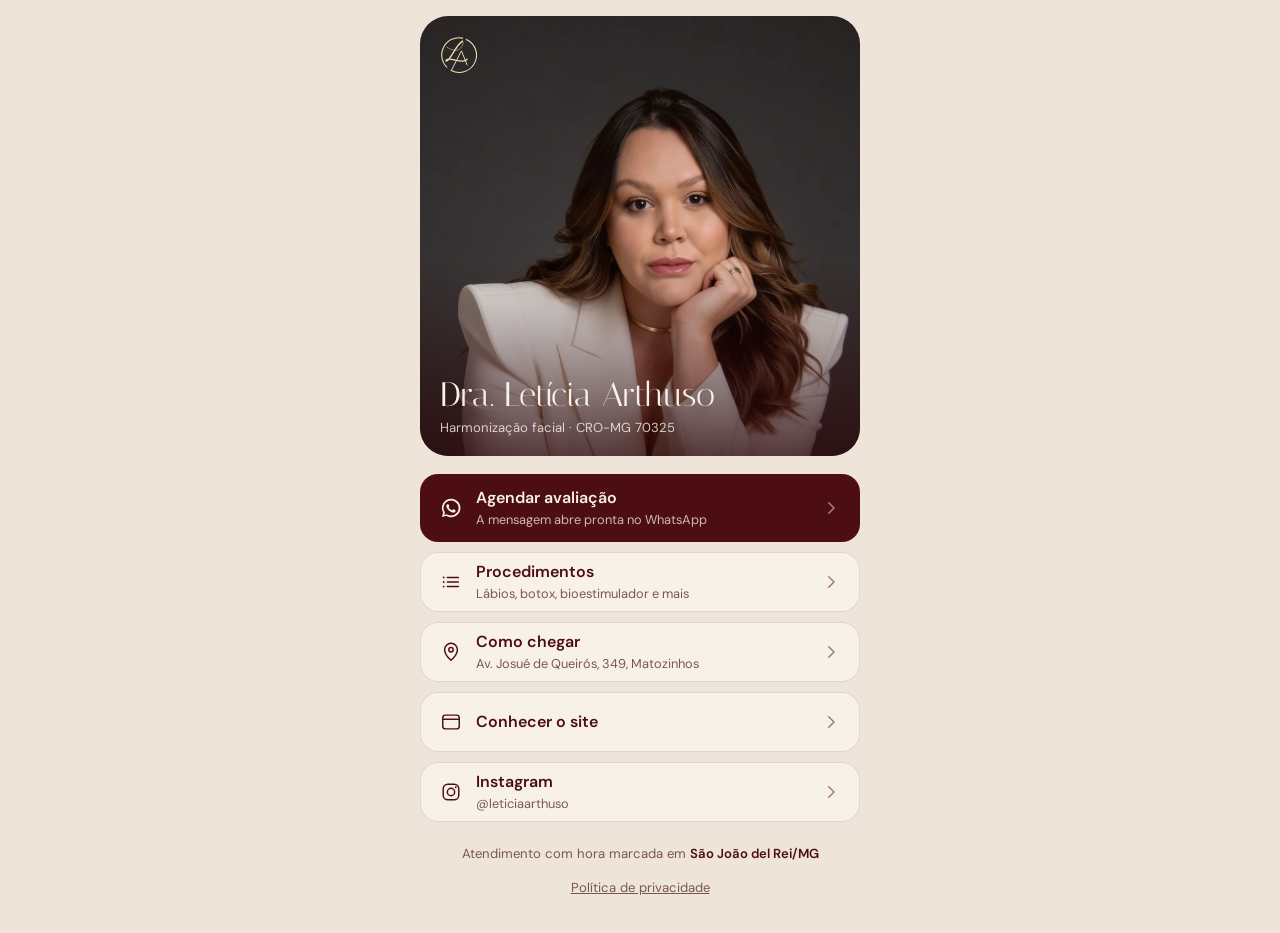
<file: links/index.html>
<!doctype html>
<html lang="pt-BR">
<head>
<meta charset="utf-8">
<meta name="viewport" content="width=device-width, initial-scale=1, viewport-fit=cover">
<title>Dra. Letícia Arthuso | Links</title>
<meta name="description" content="Agende sua avaliação de harmonização facial com a Dra. Letícia Arthuso em São João del Rei/MG. CRO-MG 70325.">
<link rel="canonical" href="https://leticiaarthuso.com.br/links/">
<meta property="og:type" content="website">
<meta property="og:locale" content="pt_BR">
<meta property="og:site_name" content="Dra. Letícia Arthuso">
<meta property="og:url" content="https://leticiaarthuso.com.br/links/">
<meta property="og:title" content="Dra. Letícia Arthuso | Links">
<meta property="og:description" content="Agende sua avaliação de harmonização facial com a Dra. Letícia Arthuso em São João del Rei/MG. CRO-MG 70325.">
<meta property="og:image" content="https://leticiaarthuso.com.br/assets/fotos/og.jpg">
<meta property="og:image:width" content="1200">
<meta property="og:image:height" content="630">
<meta property="og:image:alt" content="Dra. Letícia Arthuso, harmonização facial em São João del Rei/MG">
<meta name="twitter:card" content="summary_large_image">
<meta name="theme-color" content="#EEE4DA">
<link rel="icon" href="../favicon.ico" sizes="48x48">
<link rel="icon" href="../assets/marca/favicon.svg" type="image/svg+xml">
<link rel="apple-touch-icon" href="../apple-touch-icon.png">
<link rel="preconnect" href="https://fonts.googleapis.com">
<link rel="preconnect" href="https://fonts.gstatic.com" crossorigin>
<link href="https://fonts.googleapis.com/css2?family=Italiana&family=DM+Sans:opsz,wght@9..40,400;9..40,500;9..40,600&display=swap" rel="stylesheet">
<style>
/* Página de links da bio do Instagram. Tudo aqui, sem depender do styles.css do site. */
:root{--creme:#EEE4DA;--claro:#F7F1EA;--areia:#D8C4AC;--bordo:#4D0E13;--texto:#3A1416;--apagado:#7A5752;--ouro:#9A6E2B;
  --titulo:"Italiana",Georgia,serif;--corpo:"DM Sans",system-ui,sans-serif}
*{box-sizing:border-box;margin:0}
html{background:var(--creme)}
body{min-height:100svh;background:var(--creme);color:var(--texto);font:400 1rem/1.5 var(--corpo);-webkit-font-smoothing:antialiased;display:flex;justify-content:center;padding:0 16px max(28px,env(safe-area-inset-bottom))}
main{width:100%;max-width:440px}
.topo{position:relative;margin:16px 0 0;border-radius:28px;overflow:hidden;aspect-ratio:1/1;background:var(--bordo)}
.topo img{display:block;width:100%;height:100%;object-fit:cover}
.topo::after{content:"";position:absolute;inset:55% 0 0;background:linear-gradient(rgba(42,7,9,0),rgba(42,7,9,.78))}
.topo .logo{position:absolute;z-index:1;top:16px;left:16px;width:46px;height:46px;color:#F1DDB0;--peso:2.4}
.topo h1{position:absolute;z-index:1;left:20px;right:20px;bottom:44px;font:400 2.1rem/1 var(--titulo);color:var(--claro)}
.topo p{position:absolute;z-index:1;left:20px;right:20px;bottom:18px;font-size:.82rem;color:rgba(247,241,234,.82)}
.links{display:grid;gap:10px;margin:18px 0 0;padding:0;list-style:none}
.links a{display:flex;align-items:center;gap:14px;min-height:60px;padding:0 20px;border-radius:18px;background:var(--claro);color:var(--bordo);font-weight:600;font-size:1rem;text-decoration:none;box-shadow:inset 0 0 0 1px rgba(77,14,19,.12);transition:background .25s,transform .25s}
.links a:hover{background:#fff}
.links a:active{transform:scale(.985)}
.links a:focus-visible{outline:2px solid var(--bordo);outline-offset:3px}
.links a small{display:block;font-weight:400;font-size:.8rem;color:var(--apagado)}
.links a>span{flex:1;min-width:0}
.links svg{flex:none;width:22px;height:22px}
.links .seta{width:18px;height:18px;opacity:.55}
.links .principal{background:var(--bordo);color:var(--claro);box-shadow:none;min-height:68px}
.links .principal:hover{background:#6A1A20}
.links .principal small{color:rgba(247,241,234,.75)}
.end{margin:22px 4px 0;font-size:.82rem;color:var(--apagado);text-align:center}
.priv{margin-top:6px}.priv a{color:var(--apagado);display:inline-block;padding:8px}
.end b{color:var(--bordo);font-weight:600;white-space:nowrap}
img,svg{-webkit-user-select:none;user-select:none;-webkit-user-drag:none}
</style>
</head>
<body>
<svg width="0" height="0" style="position:absolute" aria-hidden="true">
  <symbol id="i-wa" viewBox="0 0 24 24"><path fill="currentColor" d="M12 2a10 10 0 0 0-8.6 15l-1.3 4.800 4.900-1.300A10 10 0 1 0 12 2Zm0 18.200a8.200 8.200 0 0 1-4.200-1.200l-.3-.2-2.900.8.8-2.800-.2-.3A8.200 8.200 0 1 1 12 20.200Zm4.500-6.100c-.2-.1-1.500-.7-1.700-.8-.2-.1-.4-.1-.6.1l-.8 1c-.1.2-.3.2-.5.1a6.700 6.700 0 0 1-3.300-2.900c-.2-.4.2-.4.6-1.200.1-.1 0-.3 0-.4l-.8-1.800c-.2-.5-.4-.4-.6-.4h-.5c-.2 0-.4.1-.6.3-.2.2-.8.8-.8 2s.9 2.300 1 2.500c.1.2 1.700 2.700 4.200 3.700 1.600.7 2.200.7 3 .6.5-.1 1.500-.6 1.700-1.200.2-.6.2-1.100.1-1.200 0-.1-.2-.2-.4-.3Z"/></symbol>
  <symbol id="logo" viewBox="0 0 400 400"><g fill="none" stroke="currentColor" stroke-linecap="round" stroke-linejoin="round"><path data-w="3.9" style="stroke-width:calc(var(--peso,1)*3.9px)" d="M231.1 53.3A150 150 0 0 0 94.1 306.3"/><path data-w="3.9" style="stroke-width:calc(var(--peso,1)*3.9px)" d="M133.3 334.3A150 150 0 1 0 263.8 64.3"/><path data-w="3.4" style="stroke-width:calc(var(--peso,1)*3.4px)" d="M133.3 334.3L221.3 164.1L270.6 286.5"/><path data-w="1.8" style="stroke-width:calc(var(--peso,1)*1.8px)" d="M92.5 130.4C114.4 144.9 139.1 158.1 166 158.9C204.5 162 234.9 126.2 236.4 89.9C236.6 85 234.6 79.2 230 79.5"/><path data-w="4.6" style="stroke-width:calc(var(--peso,1)*4.6px)" d="M230 79.5C175.2 118.2 153.4 186.3 112 236.7C106.3 243.7 87 261 87 249C87 238 105.2 237.1 115 236.4C153.8 238.8 190.9 254.1 230 253.5C244.9 253.5 261.5 249.6 270.8 236.9"/></g></symbol>
  <symbol id="i-local" viewBox="0 0 24 24"><path d="M12 21s7-6.2 7-11.5A7 7 0 0 0 5 9.5C5 14.8 12 21 12 21Z" fill="none" stroke="currentColor" stroke-width="1.6"/><circle cx="12" cy="9.5" r="2.4" fill="none" stroke="currentColor" stroke-width="1.6"/></symbol>
  <symbol id="i-site" viewBox="0 0 24 24"><rect x="3" y="4.5" width="18" height="15" rx="3" fill="none" stroke="currentColor" stroke-width="1.6"/><path d="M3 9h18" stroke="currentColor" stroke-width="1.6"/></symbol>
  <symbol id="i-ig" viewBox="0 0 24 24"><rect x="3.5" y="3.5" width="17" height="17" rx="5" fill="none" stroke="currentColor" stroke-width="1.6"/><circle cx="12" cy="12" r="4" fill="none" stroke="currentColor" stroke-width="1.6"/><circle cx="17.2" cy="6.8" r="1" fill="currentColor"/></symbol>
  <symbol id="i-lista" viewBox="0 0 24 24"><path d="M8 7h12M8 12h12M8 17h12" stroke="currentColor" stroke-width="1.6" stroke-linecap="round"/><circle cx="4" cy="7" r="1" fill="currentColor"/><circle cx="4" cy="12" r="1" fill="currentColor"/><circle cx="4" cy="17" r="1" fill="currentColor"/></symbol>
  <symbol id="i-ir" viewBox="0 0 24 24"><path d="M9 5l7 7-7 7" fill="none" stroke="currentColor" stroke-width="1.8" stroke-linecap="round" stroke-linejoin="round"/></symbol>
</svg>
<main>
  <header class="topo">
    <img src="../assets/fotos/links-foto.webp" width="900" height="900" alt="Dra. Letícia Arthuso de blazer branco, com a mão no queixo">
    <svg class="logo" viewBox="0 0 400 400" aria-hidden="true"><use href="#logo"/></svg>
    <h1>Dra. Letícia Arthuso</h1>
    <p>Harmonização facial · CRO-MG 70325</p>
  </header>
  <ul class="links">
    <li><a class="principal" href="https://wa.me/5531991169590?text=Ol%C3%A1%2C%20Dra.%20Let%C3%ADcia!%20Vim%20pelo%20Instagram%20e%20gostaria%20de%20agendar%20uma%20avalia%C3%A7%C3%A3o." target="_blank" rel="noopener"><svg><use href="#i-wa"/></svg><span>Agendar avaliação<small>A mensagem abre pronta no WhatsApp</small></span><svg class="seta"><use href="#i-ir"/></svg></a></li>
    <li><a href="../#procedimentos"><svg><use href="#i-lista"/></svg><span>Procedimentos<small>Lábios, botox, bioestimulador e mais</small></span><svg class="seta"><use href="#i-ir"/></svg></a></li>
    <li><a href="https://www.google.com/maps/dir/?api=1&amp;destination=Av.+Josu%C3%A9+de+Queir%C3%B3s%2C+349+-+Matozinhos%2C+S%C3%A3o+Jo%C3%A3o+del+Rei+-+MG%2C+36305-144" target="_blank" rel="noopener"><svg><use href="#i-local"/></svg><span>Como chegar<small>Av. Josué de Queirós, 349, Matozinhos</small></span><svg class="seta"><use href="#i-ir"/></svg></a></li>
    <li><a href="../"><svg><use href="#i-site"/></svg><span>Conhecer o site</span><svg class="seta"><use href="#i-ir"/></svg></a></li>
    <li><a href="https://www.instagram.com/leticiaarthuso/" target="_blank" rel="noopener"><svg><use href="#i-ig"/></svg><span>Instagram<small>@leticiaarthuso</small></span><svg class="seta"><use href="#i-ir"/></svg></a></li>
  </ul>
  <p class="end">Atendimento com hora marcada em <b>São João del Rei/MG</b></p>
  <p class="end priv"><a href="../privacidade.html">Política de privacidade</a></p>
</main>
</body>
</html>
</file>
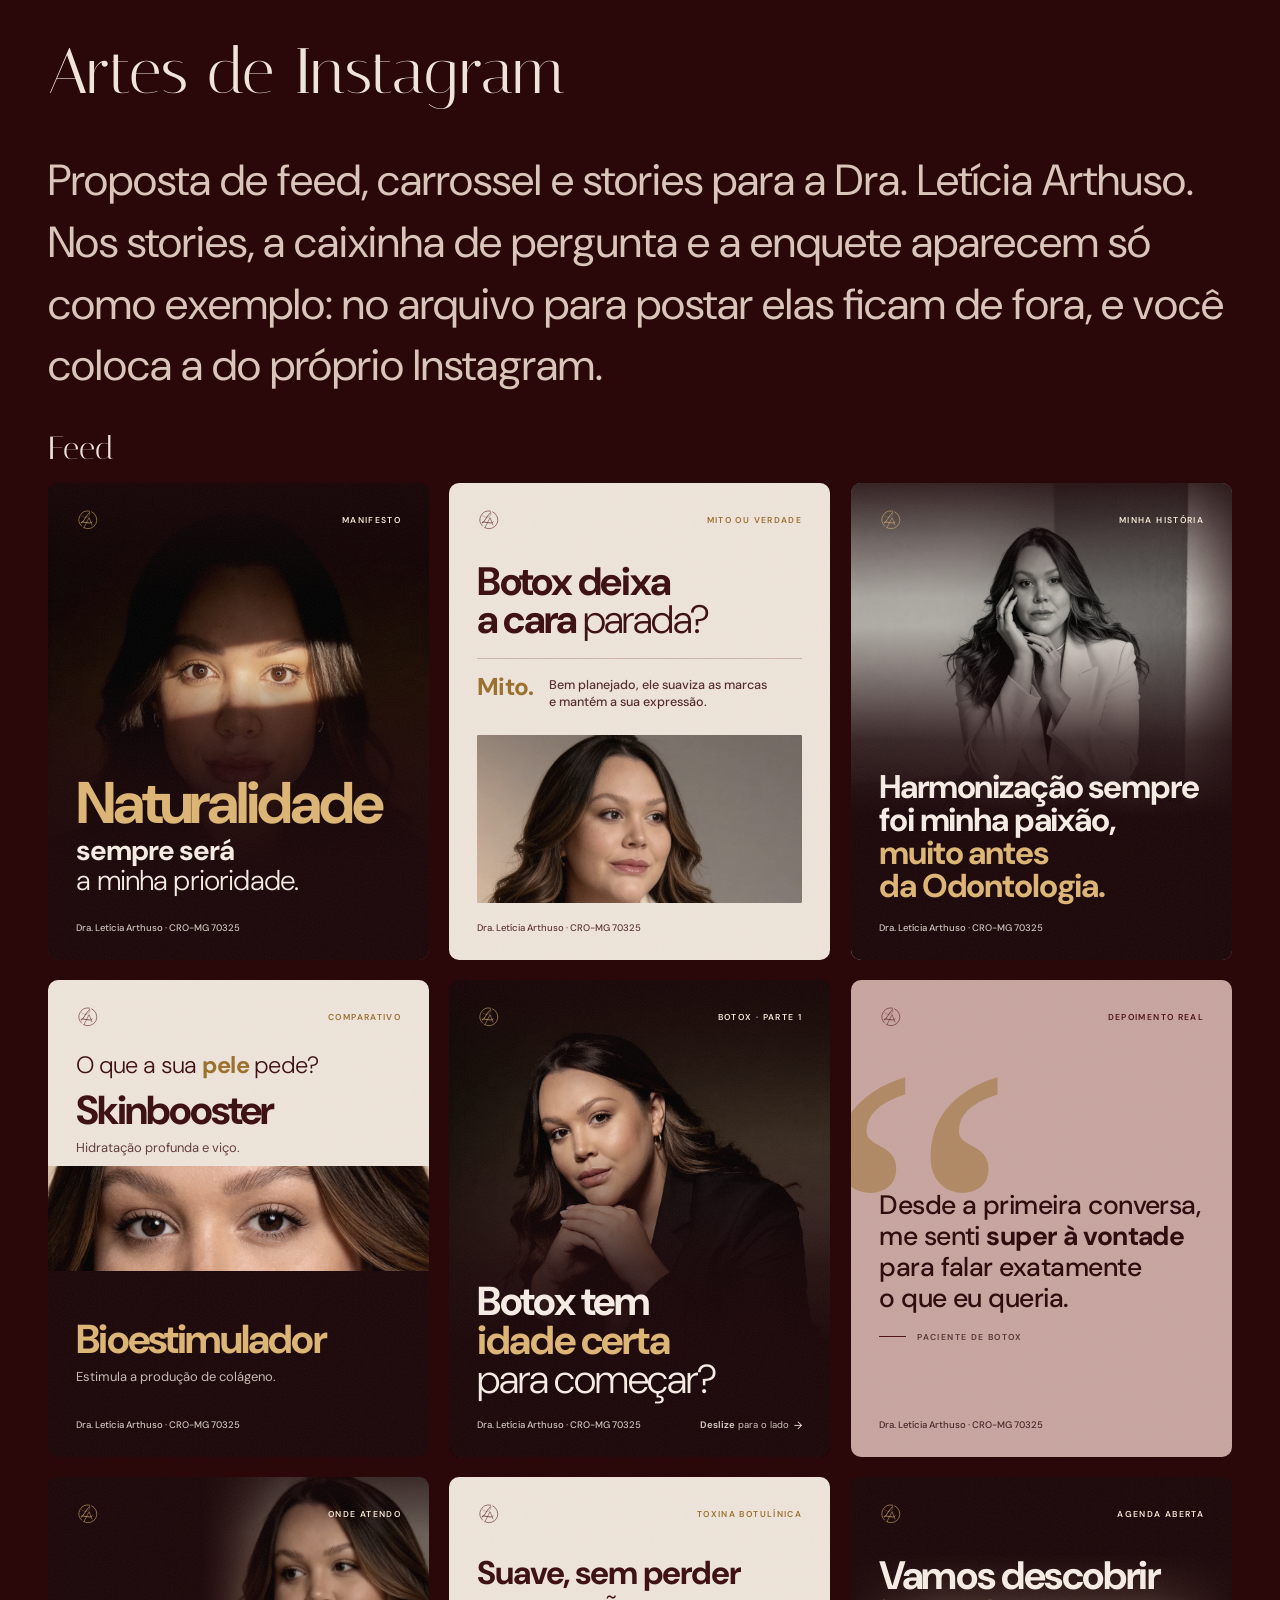
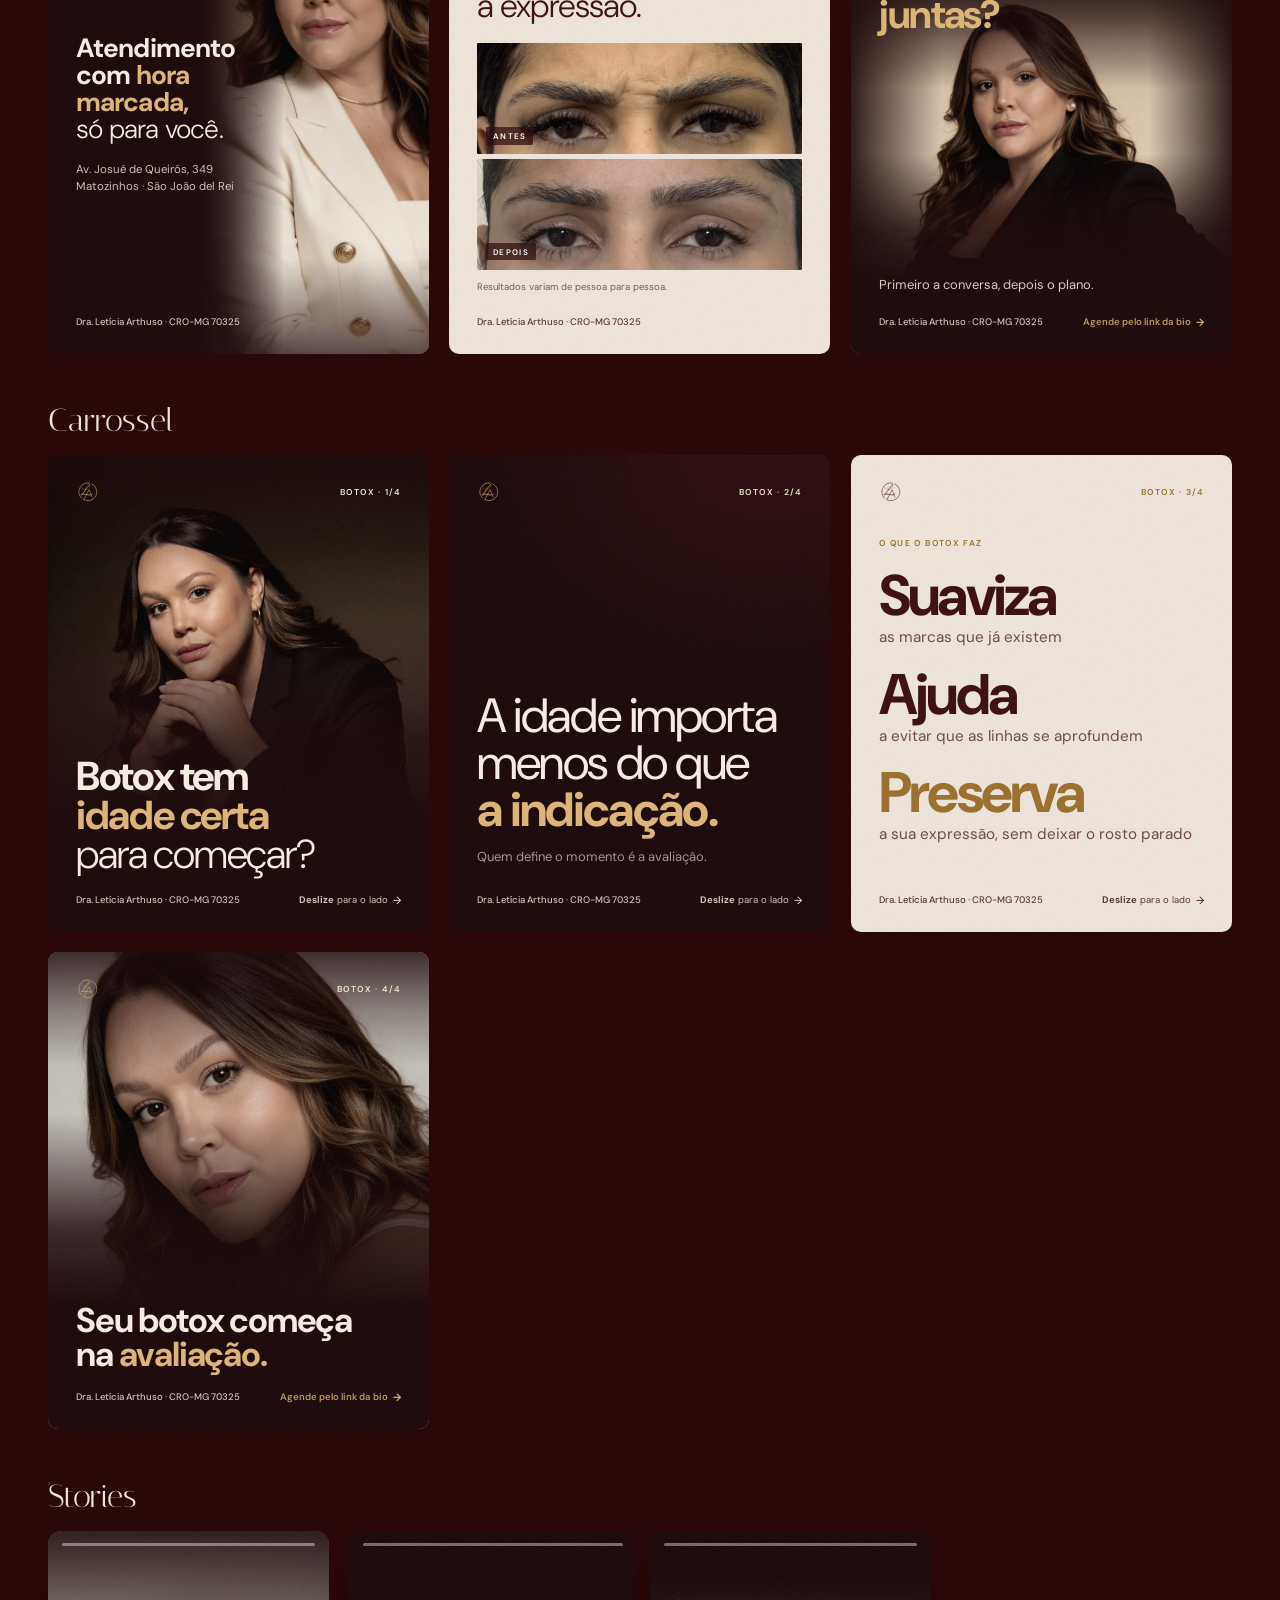
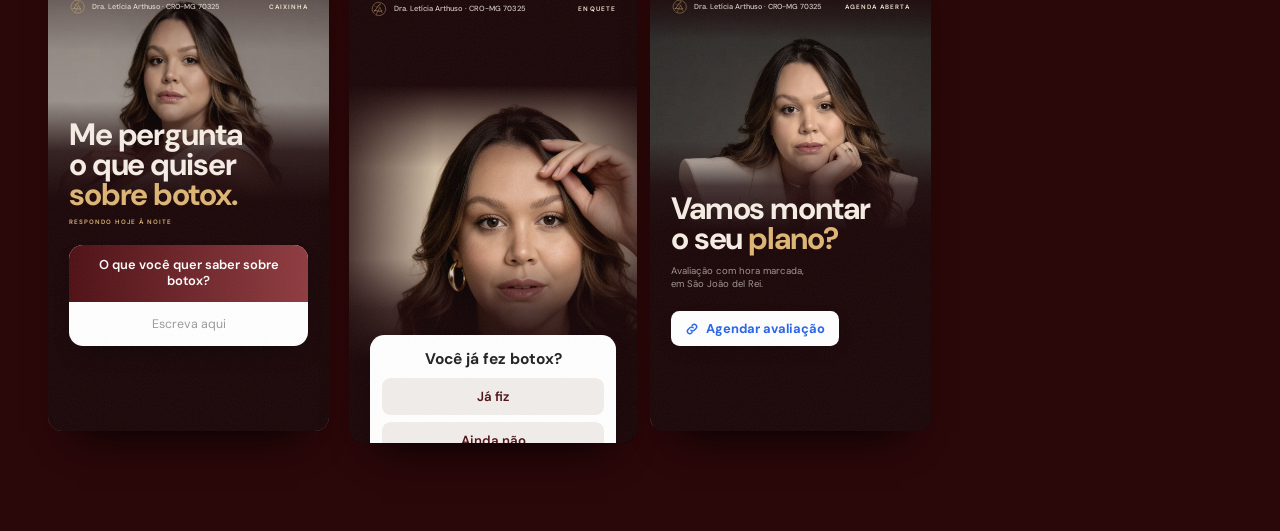
<file: artes.html>
<!doctype html>
<html lang="pt-BR">
<head>
<meta charset="utf-8">
<meta name="viewport" content="width=device-width,initial-scale=1">
<meta name="robots" content="noindex">
<title>Artes de Instagram · Dra. Letícia Arthuso</title>
<link rel="icon" href="assets/marca/favicon.svg" type="image/svg+xml">
<link rel="preconnect" href="https://fonts.googleapis.com"><link rel="preconnect" href="https://fonts.gstatic.com" crossorigin>
<link href="https://fonts.googleapis.com/css2?family=Italiana&family=Cormorant+Garamond:ital,wght@1,500&family=DM+Sans:opsz,wght@9..40,300;9..40,400;9..40,500;9..40,600;9..40,700&display=swap" rel="stylesheet">
<style>
:root{
  --creme:#EEE4DA;--areia:#D8C4AC;--rosa:#C8A49F;--bordo:#4D0E13;--noite:#2A0709;
  --claro:#F7F1EA;--texto:#3A1416;--apagado:#6E4A47;--bronze:#8E5A54;
  --ouro:#C79F58;--ouro-claro:#F6E3B0;--ouro-escuro:#9A6E2B;
  --titulo:"Italiana",Georgia,serif;--corpo:"DM Sans",system-ui,sans-serif;
  --saida:cubic-bezier(.16,.84,.3,1);--margem:clamp(20px,5vw,72px);--largura:1240px;
}
*,*::before,*::after{box-sizing:border-box;margin:0;padding:0}
body{background:var(--noite);color:var(--creme);font:400 1rem/1.5 var(--corpo);padding:40px clamp(16px,4vw,48px)}
h1{font:400 clamp(2.2rem,6vw,4rem)/1 var(--titulo);margin-bottom:8px}
p.sub{color:#D9C5B9;margin-bottom:32px;max-width:40em}
.galeria{display:grid;grid-template-columns:repeat(auto-fill,minmax(min(100%,340px),1fr));gap:20px;margin-bottom:48px}
.galeria.st{grid-template-columns:repeat(auto-fill,minmax(min(100%,260px),1fr))}
.galeria>*{border-radius:10px}
h2{font:400 2rem var(--titulo);margin:8px 0 16px}
.logo{display:block}
.exporta{padding:0;background:#000}
.exporta h1,.exporta h2,.exporta p.sub{display:none}
.exporta .galeria{display:block;margin:0}
.exporta .galeria>*{display:none;border-radius:0;width:1080px}
.exporta .galeria>.so{display:flex}
.exporta .sticker,.exporta .enquete,.exporta .link{visibility:hidden}
</style>
<link rel="stylesheet" href="css/artes.css">
</head>
<body>
<svg width="0" height="0" style="position:absolute" aria-hidden="true"><symbol id="logo" viewBox="0 0 400 400"><g fill="none" stroke="currentColor" stroke-linecap="round" stroke-linejoin="round"><path data-w="3.9" style="stroke-width:calc(var(--peso,1)*3.9px)" d="M231.1 53.3A150 150 0 0 0 94.1 306.3"/><path data-w="3.9" style="stroke-width:calc(var(--peso,1)*3.9px)" d="M133.3 334.3A150 150 0 1 0 263.8 64.3"/><path data-w="3.4" style="stroke-width:calc(var(--peso,1)*3.4px)" d="M133.3 334.3L221.3 164.1L270.6 286.5"/><path data-w="1.8" style="stroke-width:calc(var(--peso,1)*1.8px)" d="M92.5 130.4C114.4 144.9 139.1 158.1 166 158.9C204.5 162 234.9 126.2 236.4 89.9C236.6 85 234.6 79.2 230 79.5"/><path data-w="4.6" style="stroke-width:calc(var(--peso,1)*4.6px)" d="M230 79.5C175.2 118.2 153.4 186.3 112 236.7C106.3 243.7 87 261 87 249C87 238 105.2 237.1 115 236.4C153.8 238.8 190.9 254.1 230 253.5C244.9 253.5 261.5 249.6 270.8 236.9"/></g></symbol></svg>
<h1>Artes de Instagram</h1>
<p class="sub">Proposta de feed, carrossel e stories para a Dra. Letícia Arthuso. Nos stories, a caixinha de pergunta e a enquete aparecem só como exemplo: no arquivo para postar elas ficam de fora, e você coloca a do próprio Instagram.</p>
<h2>Feed</h2>
<div class="galeria">
            <div class="arte p-capa" data-nome="01-capa"><img class="foto" src="assets/fotos/ens-9021.webp" loading="lazy" alt="Retrato da Letícia com uma faixa de luz nos olhos"><span class="veu"></span><div class="ig-topo"><svg class="logo" viewBox="0 0 400 400" aria-hidden="true"><use href="#logo"/></svg><span>Harmonização facial</span><i>Manifesto</i></div><span class="t"><span class="grande">Naturalidade</span>sempre será<br><span class="l">a minha prioridade.</span></span><div class="ig-pe"><span>Dra. Letícia Arthuso · CRO-MG 70325</span></div></div>
            <div class="arte claro p-mito" data-nome="02-mito"><div class="ig-topo"><svg class="logo" viewBox="0 0 400 400" aria-hidden="true"><use href="#logo"/></svg><span>Harmonização facial</span><i>Mito ou verdade</i></div><span class="t">Botox deixa<br>a cara <span class="l">parada?</span></span><div class="veredito"><b>Mito.</b><span>Bem planejado, ele suaviza as marcas<br>e mantém a sua expressão.</span></div><figure class="quadro"><img src="assets/fotos/ens-9036-rosto.webp" loading="lazy" alt="Letícia sorrindo de leve, olhando para o lado"></figure><div class="ig-pe"><span>Dra. Letícia Arthuso · CRO-MG 70325</span></div></div>
            <div class="arte p-paixao" data-nome="03-paixao"><img class="foto" src="assets/fotos/ens-9022.webp" loading="lazy" alt="Letícia sentada, de terno branco, em preto e branco"><span class="veu"></span><div class="ig-topo"><svg class="logo" viewBox="0 0 400 400" aria-hidden="true"><use href="#logo"/></svg><span>Harmonização facial</span><i>Minha história</i></div><span class="t">Harmonização sempre<br>foi minha paixão,<br><span class="d">muito antes<br>da Odontologia.</span></span><div class="ig-pe"><span>Dra. Letícia Arthuso · CRO-MG 70325</span></div></div>
            <div class="arte p-vs" data-nome="04-versus"><div class="ig-topo"><svg class="logo" viewBox="0 0 400 400" aria-hidden="true"><use href="#logo"/></svg><span>Harmonização facial</span><i>Comparativo</i></div><span class="vs-perg">O que a sua <b>pele</b> pede?</span><div class="vs-a"><b>Skinbooster</b><span>Hidratação profunda e viço.</span></div><figure class="vs-faixa"><img src="assets/fotos/ens-faixa-olhos.webp" loading="lazy" alt="Faixa com os olhos da Letícia, em close"></figure><div class="vs-b"><b>Bioestimulador</b><span>Estimula a produção de colágeno.</span></div><div class="ig-pe"><span>Dra. Letícia Arthuso · CRO-MG 70325</span></div></div>
            <div class="arte p-botox" data-nome="05-capa-botox"><img class="foto" src="assets/fotos/ens-9040.webp" loading="lazy" alt="Letícia de blazer preto, com as mãos no queixo"><span class="veu"></span><div class="ig-topo"><svg class="logo" viewBox="0 0 400 400" aria-hidden="true"><use href="#logo"/></svg><span>Harmonização facial</span><i>Botox · parte 1</i></div><span class="t">Botox tem<br><span class="d">idade certa</span><br><span class="l">para começar?</span></span><div class="ig-pe"><span>Dra. Letícia Arthuso · CRO-MG 70325</span><i><span><b>Deslize</b> para o lado</span></i></div></div>
            <div class="arte p-dep" data-nome="06-depoimento"><div class="ig-topo"><svg class="logo" viewBox="0 0 400 400" aria-hidden="true"><use href="#logo"/></svg><span>Harmonização facial</span><i>Depoimento real</i></div><span class="aspas" aria-hidden="true">“</span><div class="dep-txt"><span class="t">Desde a primeira conversa,<br>me senti <b>super à vontade</b><br>para falar exatamente<br>o que eu queria.</span><span class="quem">Paciente de botox</span></div><div class="ig-pe"><span>Dra. Letícia Arthuso · CRO-MG 70325</span></div></div>
            <div class="arte p-lugar" data-nome="07-consultorio"><img class="foto" src="assets/fotos/ens-9034.webp" loading="lazy" alt="Letícia de blazer branco, olhando para o lado"><span class="veu"></span><div class="ig-topo"><svg class="logo" viewBox="0 0 400 400" aria-hidden="true"><use href="#logo"/></svg><span>Harmonização facial</span><i>Onde atendo</i></div><span class="t">Atendimento<br>com <span class="d">hora<br>marcada,</span><br><span class="l">só para você.</span></span><span class="end">Av. Josué de Queirós, 349<br>Matozinhos · São João del Rei</span><div class="ig-pe"><span>Dra. Letícia Arthuso · CRO-MG 70325</span></div></div>
            <div class="arte claro p-ad" data-nome="08-antes-depois"><div class="ig-topo"><svg class="logo" viewBox="0 0 400 400" aria-hidden="true"><use href="#logo"/></svg><span>Harmonização facial</span><i>Toxina botulínica</i></div><span class="t">Suave, sem perder<br><span class="l">a expressão.</span></span><div class="pares"><figure class="quadro"><img src="assets/fotos/antes.webp" loading="lazy" alt="Testa antes do botox"><figcaption>Antes</figcaption></figure><figure class="quadro"><img src="assets/fotos/depois.webp" loading="lazy" alt="Testa depois do botox"><figcaption>Depois</figcaption></figure></div><span class="aviso">Resultados variam de pessoa para pessoa.</span><div class="ig-pe"><span>Dra. Letícia Arthuso · CRO-MG 70325</span></div></div>
            <div class="arte p-agenda" data-nome="09-agenda"><img class="foto" src="assets/fotos/ens-9037.webp" loading="lazy" alt="Letícia de blazer preto, olhando para a câmera"><span class="veu"></span><div class="ig-topo"><svg class="logo" viewBox="0 0 400 400" aria-hidden="true"><use href="#logo"/></svg><span>Harmonização facial</span><i>Agenda aberta</i></div><span class="t">Vamos descobrir<br><span class="d">juntas?</span></span><span class="sub">Primeiro a conversa, depois o plano.</span><div class="ig-pe"><span>Dra. Letícia Arthuso · CRO-MG 70325</span><i class="ouro"><span>Agende pelo link da bio</span></i></div></div>
</div>
<h2>Carrossel</h2>
<div class="galeria">
                <div class="arte p-botox" data-nome="carrossel-1"><img class="foto" src="assets/fotos/ens-9040.webp" loading="lazy" alt="Letícia de blazer preto, com as mãos no queixo"><span class="veu"></span><div class="ig-topo"><svg class="logo" viewBox="0 0 400 400" aria-hidden="true"><use href="#logo"/></svg><span>Harmonização facial</span><i>Botox · 1/4</i></div><span class="t">Botox tem<br><span class="d">idade certa</span><br><span class="l">para começar?</span></span><div class="ig-pe"><span>Dra. Letícia Arthuso · CRO-MG 70325</span><i><span><b>Deslize</b> para o lado</span></i></div></div>
                <div class="arte p-texto" data-nome="carrossel-2"><div class="ig-topo"><svg class="logo" viewBox="0 0 400 400" aria-hidden="true"><use href="#logo"/></svg><span>Harmonização facial</span><i>Botox · 2/4</i></div><span class="t g"><span class="l">A idade importa<br>menos do que<br></span><span class="d">a indicação.</span></span><span class="sub">Quem define o momento é a avaliação.</span><div class="ig-pe"><span>Dra. Letícia Arthuso · CRO-MG 70325</span><i><span><b>Deslize</b> para o lado</span></i></div></div>
                <div class="arte claro p-verbos" data-nome="carrossel-3"><div class="ig-topo"><svg class="logo" viewBox="0 0 400 400" aria-hidden="true"><use href="#logo"/></svg><span>Harmonização facial</span><i>Botox · 3/4</i></div><span class="rot">O que o botox faz</span><ul class="verbos"><li><b>Suaviza</b><span>as marcas que já existem</span></li><li><b>Ajuda</b><span>a evitar que as linhas se aprofundem</span></li><li><b class="d">Preserva</b><span>a sua expressão, sem deixar o rosto parado</span></li></ul><div class="ig-pe"><span>Dra. Letícia Arthuso · CRO-MG 70325</span><i><span><b>Deslize</b> para o lado</span></i></div></div>
                <div class="arte p-fim" data-nome="carrossel-4"><img class="foto" src="assets/fotos/ens-9023.webp" loading="lazy" alt="Close da Letícia olhando para a câmera"><span class="veu"></span><div class="ig-topo"><svg class="logo" viewBox="0 0 400 400" aria-hidden="true"><use href="#logo"/></svg><span>Harmonização facial</span><i>Botox · 4/4</i></div><span class="t">Seu botox começa<br>na <span class="d">avaliação.</span></span><div class="ig-pe"><span>Dra. Letícia Arthuso · CRO-MG 70325</span><i class="ouro"><span>Agende pelo link da bio</span></i></div></div>
</div>
<h2>Stories</h2>
<div class="galeria st">
            <div class="story s-perg" data-nome="story-1-perguntas"><img class="foto" src="assets/fotos/ens-9039.webp" loading="lazy" alt="Letícia de vestido branco, com a mão na cintura"><span class="veu"></span><span class="grao"></span><div class="ig-topo"><svg class="logo" viewBox="0 0 400 400" aria-hidden="true"><use href="#logo"/></svg><span>Dra. Letícia Arthuso · CRO-MG 70325</span><i>Caixinha</i></div><span class="t">Me pergunta<br>o que quiser<br><span class="d">sobre botox.</span></span><span class="rot">Respondo hoje à noite</span><div class="sticker"><b>O que você quer saber sobre botox?</b><span>Escreva aqui</span></div></div>
            <div class="story s-enq" data-nome="story-2-enquete"><img class="foto" src="assets/fotos/ens-9029.webp" loading="lazy" alt="Letícia com a mão no cabelo, olhando para a câmera"><span class="veu"></span><span class="grao"></span><div class="ig-topo"><svg class="logo" viewBox="0 0 400 400" aria-hidden="true"><use href="#logo"/></svg><span>Dra. Letícia Arthuso · CRO-MG 70325</span><i>Enquete</i></div><span class="t">Você já fez<br><span class="d">botox?</span></span><div class="enquete"><b>Você já fez botox?</b><span>Já fiz</span><span>Ainda não</span></div></div>
            <div class="story s-agenda" data-nome="story-3-agenda"><img class="foto" src="assets/fotos/ens-9031.webp" loading="lazy" alt="Letícia de terno branco, sentada"><span class="veu"></span><span class="grao"></span><div class="ig-topo"><svg class="logo" viewBox="0 0 400 400" aria-hidden="true"><use href="#logo"/></svg><span>Dra. Letícia Arthuso · CRO-MG 70325</span><i>Agenda aberta</i></div><span class="t">Vamos montar<br>o seu <span class="d">plano?</span></span><span class="sub">Avaliação com hora marcada,<br>em São João del Rei.</span><span class="link"><svg viewBox="0 0 24 24" aria-hidden="true"><path d="M10 14a4 4 0 0 0 5.7 0l3-3a4 4 0 0 0-5.7-5.7l-1 1M14 10a4 4 0 0 0-5.7 0l-3 3a4 4 0 0 0 5.7 5.7l1-1"/></svg>Agendar avaliação</span></div>
</div>
<script>
var so=new URLSearchParams(location.search).get('so');
if(so){document.body.classList.add('exporta');var el=document.querySelector('[data-nome="'+so+'"]');if(el)el.classList.add('so');document.querySelectorAll('img').forEach(function(i){i.loading='eager'})}
</script>
</body>
</html>
</file>
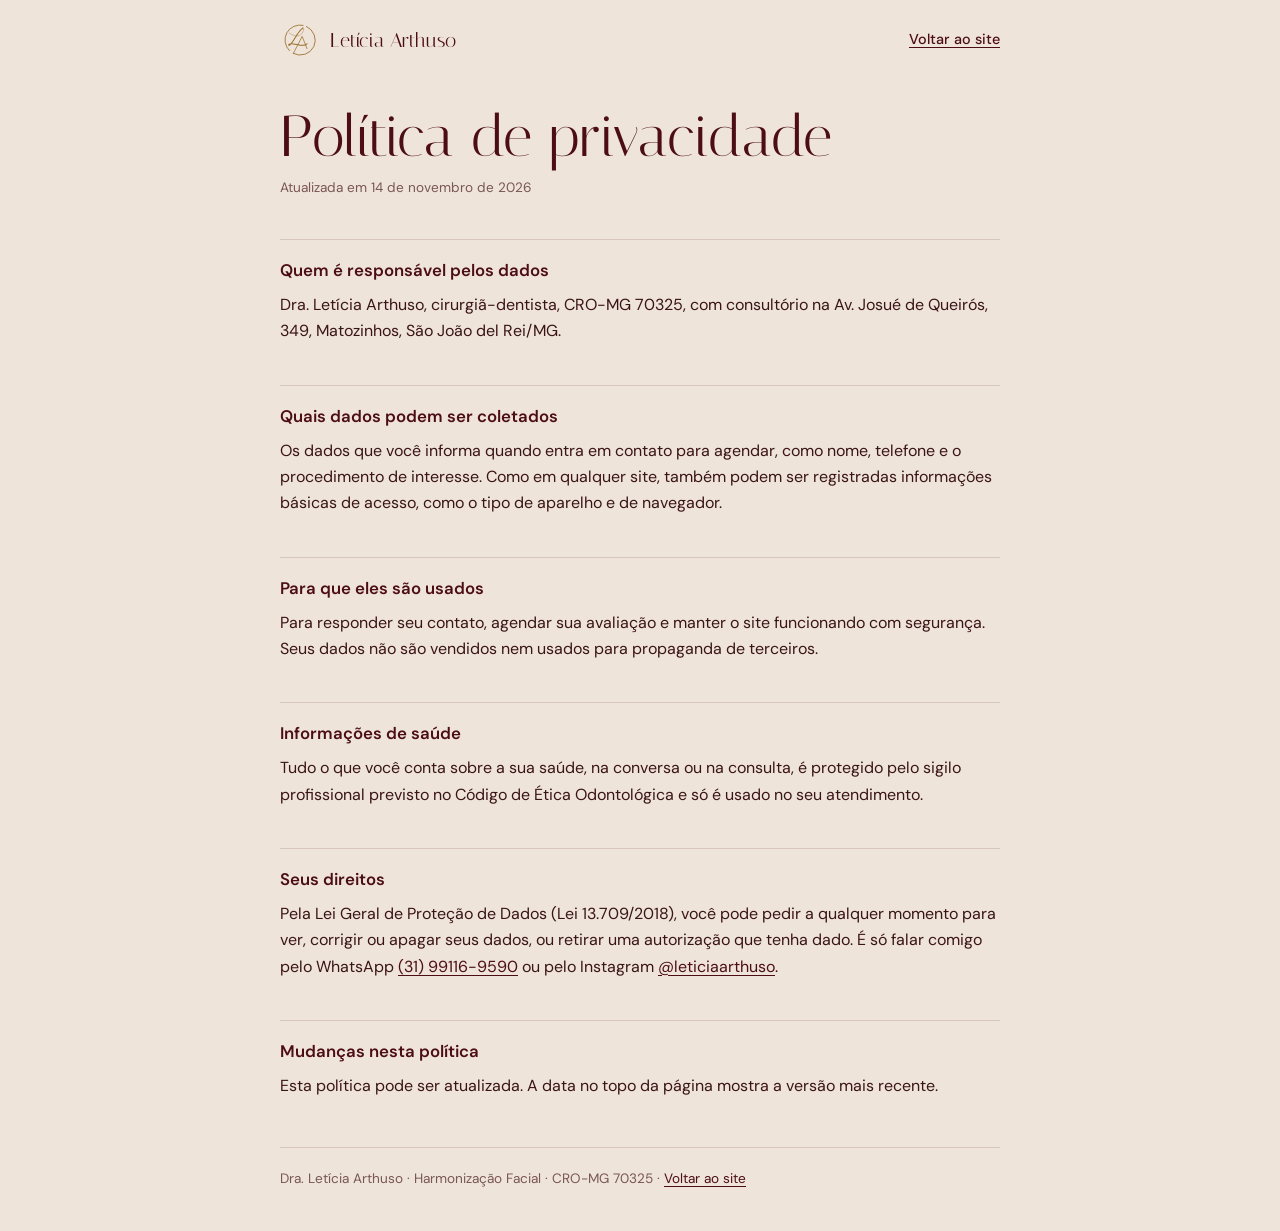
<file: privacidade.html>
<!doctype html>
<html lang="pt-BR">
<head>
<meta charset="utf-8">
<meta name="viewport" content="width=device-width, initial-scale=1, viewport-fit=cover">
<title>Política de privacidade | Dra. Letícia Arthuso</title>
<meta name="description" content="Política de privacidade da Dra. Letícia Arthuso, harmonização facial em São João del Rei/MG.">
<link rel="canonical" href="https://leticiaarthuso.com.br/privacidade.html">
<meta name="theme-color" content="#EEE4DA">
<link rel="icon" href="favicon.ico" sizes="48x48">
<link rel="icon" href="assets/marca/favicon.svg" type="image/svg+xml">
<link rel="apple-touch-icon" href="apple-touch-icon.png">
<link rel="preconnect" href="https://fonts.googleapis.com">
<link rel="preconnect" href="https://fonts.gstatic.com" crossorigin>
<link href="https://fonts.googleapis.com/css2?family=Italiana&family=DM+Sans:opsz,wght@9..40,400;9..40,500;9..40,600&display=swap" rel="stylesheet">
<style>
/* Página de privacidade. Independente do styles.css, como a /links. */
:root{--creme:#EEE4DA;--claro:#F7F1EA;--areia:#D8C4AC;--bordo:#4D0E13;--texto:#3A1416;--apagado:#7A5752;--ouro:#9A6E2B;
  --titulo:"Italiana",Georgia,serif;--corpo:"DM Sans",system-ui,sans-serif}
*{box-sizing:border-box;margin:0}
html{background:var(--creme)}
body{background:var(--creme);color:var(--texto);font:400 1rem/1.65 var(--corpo);-webkit-font-smoothing:antialiased;padding:0 16px max(40px,env(safe-area-inset-bottom))}
a{color:var(--bordo);text-underline-offset:3px}
a:focus-visible{outline:2px solid var(--bordo);outline-offset:3px;border-radius:4px}
.topo{display:flex;align-items:center;justify-content:space-between;gap:16px;max-width:720px;margin:0 auto;padding:18px 0}
.marca{display:flex;align-items:center;gap:10px;color:var(--bordo);text-decoration:none;min-height:44px}
.marca svg{width:40px;height:40px;--peso:2.2;color:var(--ouro)}
.marca span{font:400 1.25rem/1 var(--titulo)}
.voltar{font-size:.9rem;font-weight:500;padding:10px 0}
main{max-width:720px;margin:0 auto}
h1{font:400 clamp(2.4rem,8vw,3.6rem)/1.02 var(--titulo);color:var(--bordo);margin:28px 0 10px}
.data{font-size:.85rem;color:var(--apagado)}
h2{font:600 1.05rem/1.3 var(--corpo);color:var(--bordo);margin:40px 0 10px;padding-top:20px;border-top:1px solid rgba(77,14,19,.14)}
p+p,p+ul,ul+p{margin-top:12px}
ul{padding-left:1.2em}
li+li{margin-top:8px}
li::marker{color:var(--ouro)}
b{font-weight:600}
.pe{margin:48px 0 0;padding-top:20px;border-top:1px solid rgba(77,14,19,.14);font-size:.85rem;color:var(--apagado)}
</style>
</head>
<body>
<svg width="0" height="0" style="position:absolute" aria-hidden="true">
  <symbol id="logo" viewBox="0 0 400 400"><g fill="none" stroke="currentColor" stroke-linecap="round" stroke-linejoin="round"><path style="stroke-width:calc(var(--peso,1)*3.9px)" d="M231.1 53.3A150 150 0 0 0 94.1 306.3"/><path style="stroke-width:calc(var(--peso,1)*3.9px)" d="M133.3 334.3A150 150 0 1 0 263.8 64.3"/><path style="stroke-width:calc(var(--peso,1)*3.4px)" d="M133.3 334.3L221.3 164.1L270.6 286.5"/><path style="stroke-width:calc(var(--peso,1)*1.8px)" d="M92.5 130.4C114.4 144.9 139.1 158.1 166 158.9C204.5 162 234.9 126.2 236.4 89.9C236.6 85 234.6 79.2 230 79.5"/><path style="stroke-width:calc(var(--peso,1)*4.6px)" d="M230 79.5C175.2 118.2 153.4 186.3 112 236.7C106.3 243.7 87 261 87 249C87 238 105.2 237.1 115 236.4C153.8 238.8 190.9 254.1 230 253.5C244.9 253.5 261.5 249.6 270.8 236.9"/></g></symbol>
</svg>

<header class="topo">
  <a class="marca" href="./" aria-label="Voltar para o site da Dra. Letícia Arthuso"><svg aria-hidden="true"><use href="#logo"/></svg><span>Letícia Arthuso</span></a>
  <a class="voltar" href="./">Voltar ao site</a>
</header>

<main>
  <h1>Política de privacidade</h1>
  <p class="data">Atualizada em 14 de novembro de 2026</p>

  <h2>Quem é responsável pelos dados</h2>
  <p>Dra. Letícia Arthuso, cirurgiã-dentista, CRO-MG 70325, com consultório na Av. Josué de Queirós, 349, Matozinhos, São João del Rei/MG.</p>

  <h2>Quais dados podem ser coletados</h2>
  <p>Os dados que você informa quando entra em contato para agendar, como nome, telefone e o procedimento de interesse. Como em qualquer site, também podem ser registradas informações básicas de acesso, como o tipo de aparelho e de navegador.</p>

  <h2>Para que eles são usados</h2>
  <p>Para responder seu contato, agendar sua avaliação e manter o site funcionando com segurança. Seus dados não são vendidos nem usados para propaganda de terceiros.</p>

  <h2>Informações de saúde</h2>
  <p>Tudo o que você conta sobre a sua saúde, na conversa ou na consulta, é protegido pelo sigilo profissional previsto no Código de Ética Odontológica e só é usado no seu atendimento.</p>

  <h2>Seus direitos</h2>
  <p>Pela Lei Geral de Proteção de Dados (Lei 13.709/2018), você pode pedir a qualquer momento para ver, corrigir ou apagar seus dados, ou retirar uma autorização que tenha dado. É só falar comigo pelo WhatsApp <a href="https://wa.me/5531991169590">(31) 99116-9590</a> ou pelo Instagram <a href="https://www.instagram.com/leticiaarthuso/" target="_blank" rel="noopener">@leticiaarthuso</a>.</p>

  <h2>Mudanças nesta política</h2>
  <p>Esta política pode ser atualizada. A data no topo da página mostra a versão mais recente.</p>

  <p class="pe">Dra. Letícia Arthuso · Harmonização Facial · CRO-MG 70325 · <a href="./">Voltar ao site</a></p>
</main>
</body>
</html>
</file>
<file: css/artes.css>
/* ARTES DE INSTAGRAM da Dra. Letícia Arthuso (versão 3, sistema editorial)
   Todo post tem a mesma moldura: no alto, o símbolo LA + "Harmonização facial" + a série do post; embaixo,
   um fio fino com o @ e a ação. Entre os dois, um de sete layouts. Isso é o que faz o feed parecer de marca.
   Cores: escuro = bordô da marca bem fundo; claro = creme da marca. Destaque em ouro.
   Título: DM Sans com contraste de peso (700 contra 300), palavras-chave em ouro.
   Medidas em cqw: 100cqw = largura da arte (1080px no arquivo final).
   Atenção: o próprio .arte/.story não usa cqw nem padding lateral (cqw mede a largura interna do container);
   a margem lateral fica nos filhos. */

.arte,.story{--esc:#1A0507;--esc2:#2E0A0E;--dest:#DDB574;--txt:#F6EDE4;--apag:rgba(246,237,228,.62);--linha:rgba(246,237,228,.2);
  position:relative;overflow:hidden;isolation:isolate;container-type:inline-size;display:flex;flex-direction:column;
  justify-content:flex-end;background:var(--esc);color:var(--txt);font-family:var(--corpo)}
.arte{aspect-ratio:4/5;padding:0 0 15%}
.arte>*,.story>*{position:relative;z-index:3;margin-left:7.4cqw;margin-right:7.4cqw}

/* moldura: topo e pé */
.ig-topo{position:absolute!important;z-index:5!important;top:6.6cqw;left:0;right:0;display:flex;align-items:center;gap:2cqw;
  font:600 2.25cqw/1 var(--corpo);letter-spacing:.16em;text-transform:uppercase}
.ig-topo .logo{--peso:2.4;width:6.2cqw;height:6.2cqw;color:var(--dest);flex:none}
.ig-topo span{opacity:.9}
.ig-topo i{margin-left:auto;font-style:normal;color:var(--dest);display:flex;align-items:center;gap:1.6cqw}
.ig-topo i::before{content:"";width:1.3cqw;height:1.3cqw;border-radius:50%;background:currentColor}
.ig-pe{position:absolute!important;z-index:5!important;bottom:6.6cqw;left:0;right:0;display:flex;align-items:center;gap:2.4cqw;
  padding-top:3cqw;border-top:1px solid var(--linha);font:600 2.25cqw/1 var(--corpo);letter-spacing:.14em;text-transform:uppercase}
.ig-pe span{opacity:.75}
.ig-pe i{margin-left:auto;font-style:normal;display:flex;align-items:center;gap:1.8cqw}
.ig-pe i::after{content:"";width:5cqw;height:1px;background:currentColor}
.ig-pe i.cta{color:var(--esc);background:var(--dest);padding:2cqw 3.2cqw;margin:-2cqw 0;border-radius:1cqw}
.ig-pe i.cta::after{display:none}

/* foto */
.arte .foto,.story .foto{position:absolute;z-index:0;left:0;top:0;width:100%;height:var(--fh,100%);margin:0;
  object-fit:cover;object-position:var(--fp,50% 30%);filter:saturate(.84) contrast(1.08) brightness(.92) sepia(.08)}
.veu{position:absolute!important;z-index:1!important;inset:0;margin:0!important;pointer-events:none;
  background:linear-gradient(180deg,rgba(26,5,7,.62) 0%,rgba(26,5,7,0) 20%,rgba(26,5,7,0) var(--v1,42%),rgba(26,5,7,.82) var(--v2,68%),var(--esc) var(--v3,84%))}
/* grão */
.arte::after,.story .grao{content:"";position:absolute;inset:0;z-index:6;pointer-events:none;opacity:.07;margin:0;
  background:url("data:image/svg+xml,%3Csvg xmlns='http://www.w3.org/2000/svg' width='160' height='160'%3E%3Cfilter id='n'%3E%3CfeTurbulence type='fractalNoise' baseFrequency='.9' numOctaves='2' stitchTiles='stitch'/%3E%3C/filter%3E%3Crect width='100%25' height='100%25' filter='url(%23n)'/%3E%3C/svg%3E")}

/* assinatura (só nos posts em formato de "opinião") */
.ig-ass{display:flex;align-items:center;gap:2.4cqw}
.ig-ass img{width:9cqw;height:9cqw;border-radius:50%;object-fit:cover;box-shadow:0 0 0 .3cqw var(--esc),0 0 0 .6cqw var(--dest)}
.ig-ass b{display:block;font:700 3.5cqw/1.15 var(--corpo);letter-spacing:-.01em}
.ig-ass small{display:block;font:400 2.8cqw/1.3 var(--corpo);color:var(--apag)}

/* texto */
.t{font:700 9cqw/1 var(--corpo);letter-spacing:-.035em}
.t .l{font-weight:300;letter-spacing:-.03em}
.t.g{font-size:12cqw;line-height:.94}
.d{color:var(--dest)}
.s{text-decoration:underline;text-decoration-thickness:.45cqw;text-underline-offset:.14em;text-decoration-color:var(--dest);text-decoration-skip-ink:auto}
.sub{margin-top:3.6cqw;font:400 3.4cqw/1.42 var(--corpo);color:var(--apag);max-width:72cqw}
.sub b{font-weight:600;color:var(--txt)}
.rot{font:600 2.25cqw/1 var(--corpo);letter-spacing:.16em;text-transform:uppercase;color:var(--dest);margin-bottom:3.4cqw}

/* versão clara: creme da marca */
.claro{--esc:#EEE4DA;--dest:#9A6E2B;--txt:#3A0C10;--apag:rgba(58,12,16,.66);--linha:rgba(77,14,19,.22);
  background:#EEE4DA;justify-content:flex-start;padding:21% 0 0}
.claro .ig-topo .logo{color:#4D0E13}
.claro .ig-pe i.cta{color:#fff}
.quadro{position:relative;overflow:hidden;border-radius:1.4cqw;margin-top:6cqw}
.quadro img{display:block;width:100%;height:100%;object-fit:cover;filter:saturate(.86) contrast(1.05) sepia(.06)}
.quadro figcaption{position:absolute;left:2.4cqw;bottom:2.4cqw;font:600 2.1cqw/1 var(--corpo);letter-spacing:.16em;text-transform:uppercase;color:#fff;
  padding:1.4cqw 2.2cqw;background:rgba(26,5,7,.6);border-radius:.8cqw}

/* 01 capa: retrato sangrando, uma palavra enorme */
.p-capa{--fp:62% 30%;--v1:40%;--v2:64%;--v3:80%}
.p-capa .t .grande{display:block;font-size:15.4cqw;letter-spacing:-.055em;line-height:.9;color:var(--dest);margin-bottom:1.6cqw}
.p-capa .t{font-size:7.4cqw;line-height:1.04}

/* 02 mito: creme, pergunta, veredito e foto emoldurada */
.p-mito .t{font-size:10.4cqw;line-height:.96}
.veredito{margin-top:5cqw;display:grid;grid-template-columns:auto 1fr;gap:4cqw;align-items:start;padding-top:4cqw;border-top:1px solid var(--linha)}
.veredito b{font:700 6.4cqw/1 var(--corpo);letter-spacing:-.03em;color:var(--dest)}
.veredito span{font:400 3.3cqw/1.4 var(--corpo);color:var(--apag);padding-top:.6cqw}
.p-mito .quadro{height:44cqw}
.p-mito .quadro img{object-position:50% 34%}

/* 03 paixão: formato "opinião" */
.p-paixao{justify-content:flex-start;padding-top:21%;background:radial-gradient(110% 60% at 100% 0%,var(--esc2),var(--esc) 70%)}
.p-paixao .t{margin-top:5cqw;font-size:7.6cqw;line-height:1.06}
.p-paixao .quadro{height:46cqw;margin-top:6cqw}
.p-paixao .quadro img{object-position:60% 22%;filter:saturate(.75) contrast(1.06) brightness(.9) sepia(.12)}

/* 04 versus: duas fotos, um "ou" no meio */
.p-versus .t{font-size:9.6cqw;line-height:.98}
.duas{margin-top:6cqw;display:grid;grid-template-columns:1fr 1fr;gap:1.4cqw;position:relative}
.duas .quadro{margin:0;height:56cqw}
.duas .quadro:first-child img{object-position:30% 40%}
.duas .quadro:nth-child(2) img{object-position:20% 50%}
.duas .ou{position:absolute;z-index:2;left:50%;top:50%;transform:translate(-50%,-50%);width:13cqw;height:13cqw;border-radius:50%;
  display:grid;place-items:center;background:#EEE4DA;color:#4D0E13;font:300 5.4cqw/1 var(--corpo);letter-spacing:-.03em}
.p-versus .sub{margin-top:4cqw}

/* 05 / carrossel 1: capa de carrossel */
.p-botox{--fp:50% 22%;--v1:34%;--v2:60%;--v3:76%}
.p-botox .t{font-size:10.6cqw;line-height:.96}

/* 06 depoimento */
.p-depo .aspas{font:400 26cqw/.7 Georgia,serif;color:var(--dest);height:13cqw;margin-top:2cqw}
.p-depo .t{font-size:7.2cqw;line-height:1.1;font-weight:500;letter-spacing:-.03em}
.p-depo .t b{font-weight:700}
.quem{margin-top:5cqw;display:flex;align-items:center;gap:3cqw;font:600 2.25cqw/1 var(--corpo);letter-spacing:.16em;text-transform:uppercase;color:var(--apag)}
.quem::before{content:"";width:7cqw;height:1px;background:var(--dest)}
.p-depo .quadro{position:absolute;left:0;right:0;bottom:17cqw;height:30cqw;margin:0 7.4cqw}
.p-depo .quadro img{object-position:30% 50%}

/* 07 consultório: foto + ficha */
.p-lugar{--fp:50% 24%;--v1:30%;--v2:54%;--v3:70%}
.p-lugar .t{font-size:9.4cqw;line-height:.98}
.ficha{margin-top:5cqw;display:grid;grid-template-columns:1fr 1fr;gap:4cqw;padding-top:3.6cqw;border-top:1px solid var(--linha)}
.ficha small{display:block;font:600 2.1cqw/1 var(--corpo);letter-spacing:.16em;text-transform:uppercase;color:var(--dest);margin-bottom:1.8cqw}
.ficha span{display:block;font:400 3.2cqw/1.36 var(--corpo)}

/* 08 antes e depois */
.p-ad .t{font-size:9cqw;line-height:1}
.p-ad .pares{margin-top:5.4cqw;display:grid;gap:1.4cqw}
.p-ad .pares .quadro{margin:0;aspect-ratio:961/405}
.p-ad .pares img{object-position:50% 40%}
.p-ad .aviso{margin-top:3cqw;font:400 2.5cqw/1.3 var(--corpo);color:var(--apag)}

/* 09 agenda */
.p-agenda{--fp:50% 18%;--v1:36%;--v2:60%;--v3:76%}
.p-agenda .t{font-size:9.4cqw;line-height:.98}

/* carrossel 2: só tipografia */
.p-texto{justify-content:center;padding-bottom:0;background:radial-gradient(120% 70% at 85% 0%,var(--esc2) 0%,var(--esc) 62%)}
.p-texto .num{position:absolute;right:-4cqw;bottom:-14cqw;margin:0;font:700 78cqw/1 var(--corpo);letter-spacing:-.08em;color:transparent;-webkit-text-stroke:1px rgba(221,181,116,.22);z-index:2}
.p-texto .t.g{font-size:12.4cqw}

/* carrossel 3: lista */
.p-lista .t{font-size:10.4cqw;line-height:.96}
.p-lista ol{list-style:none;padding:0;margin-top:7cqw}
.p-lista li{display:grid;grid-template-columns:12cqw 1fr;align-items:baseline;padding:4.4cqw 0;border-top:1px solid var(--linha);font:500 5.2cqw/1.2 var(--corpo);letter-spacing:-.025em}
.p-lista li:last-child{border-bottom:1px solid var(--linha)}
.p-lista li b{font:300 5.2cqw var(--corpo);color:var(--dest)}

/* carrossel 4 */
.p-fim{--fp:40% 30%;--v1:34%;--v2:58%;--v3:74%}
.p-fim .t{font-size:10cqw;line-height:.98}

.fio-ig{position:absolute;z-index:7;left:0;top:0;width:400%;height:100%;pointer-events:none;overflow:visible}
.fio-ig path{fill:none;stroke:var(--ouro);stroke-width:1.2;stroke-linecap:round;vector-effect:non-scaling-stroke;opacity:0}
.carrossel-trilho{position:relative}

/* STORIES (9:16). Faixas livres: 13% em cima e 16% embaixo */
.story{scroll-snap-align:center;aspect-ratio:9/16;border-radius:14px;padding:0 0 30%;box-shadow:0 30px 40px -30px #000}
.story::before{content:"";position:absolute;z-index:8;left:5%;right:5%;top:2.4%;height:3px;border-radius:9px;background:rgba(255,255,255,.4)}
.story::after{content:"";position:absolute;z-index:9;left:5%;top:2.4%;height:3px;width:0;border-radius:9px;background:#fff;animation:storyBar 6s linear infinite}
.story:nth-child(2)::after{animation-delay:2s}.story:nth-child(3)::after{animation-delay:4s}
@keyframes storyBar{to{width:90%}}
.story .ig-topo{top:24cqw}
.story .t{font-size:11cqw;line-height:.98}
.story .rot{margin-bottom:4cqw}
.s-perg{--fp:62% 30%;--v1:30%;--v2:52%;--v3:66%}
.s-enq{--fp:50% 26%;--v1:30%;--v2:52%;--v3:66%}
.s-agenda{--fp:50% 18%;--v1:34%;--v2:58%;--v3:72%}
.sticker,.enquete{margin-top:7cqw}
.sticker{border-radius:5cqw;overflow:hidden;background:#fff;color:#222;text-align:center;box-shadow:0 4cqw 8cqw -4cqw rgba(0,0,0,.6)}
.sticker b{display:block;padding:4.4cqw 4cqw;background:linear-gradient(90deg,#4D0E13,#8E3A3E);color:#fff;font:600 4.6cqw/1.25 var(--corpo)}
.sticker span{display:block;padding:4.6cqw 3cqw;font-size:4.4cqw;color:#9a9a9a}
.enquete{border-radius:5cqw;background:#fff;color:#222;padding:5cqw 4cqw 4cqw;box-shadow:0 4cqw 8cqw -4cqw rgba(0,0,0,.5)}
.enquete b{display:block;margin-bottom:3.4cqw;text-align:center;font:700 5.4cqw/1.2 var(--corpo)}
.enquete span{display:block;margin-top:2.4cqw;padding:3.4cqw 4cqw;border-radius:3cqw;background:#F1EDEA;text-align:center;font:600 4.6cqw var(--corpo);color:#4D0E13}
.s-agenda .link{margin-top:7cqw;align-self:flex-start;display:flex;align-items:center;gap:2.4cqw;padding:3.2cqw 5cqw;border-radius:3cqw;background:#fff;color:#2563eb;font:700 4.6cqw var(--corpo);box-shadow:0 2cqw 6cqw -2cqw rgba(0,0,0,.3)}
.s-agenda .link svg{width:5cqw;height:5cqw;fill:none;stroke:currentColor;stroke-width:2.4;stroke-linecap:round}

/* miniaturas do celular: sem grão, para a página continuar leve */
.grade-ig .arte::after{display:none}

/* no PNG final a barra de progresso some (o Instagram põe a dele) */
.exporta .story::before,.exporta .story::after{display:none}

/* ajustes da primeira exportação */
.p-ad .pares .quadro{aspect-ratio:10/3}
.p-ad .pares img{object-position:50% 46%}
.duas .quadro:nth-child(2) img{object-position:0% 45%;width:200%;max-width:none}
.p-paixao .quadro img{object-position:50% 62%}
.p-lugar .veu{background:linear-gradient(180deg,rgba(26,5,7,.8) 0%,rgba(26,5,7,.2) 18%,rgba(26,5,7,0) 30%,rgba(26,5,7,.82) 54%,var(--esc) 70%)}
.p-fim{--fp:24% 30%}

/* rodada 1 do diretor (v3) */
.ig-topo span{display:none}
.ig-pe i.cta{margin:-2cqw 0 -2cqw auto}
.veu{background:linear-gradient(180deg,rgba(26,5,7,.8) 0%,rgba(26,5,7,.35) 12%,rgba(26,5,7,0) 24%,rgba(26,5,7,0) var(--v1,42%),rgba(26,5,7,.82) var(--v2,68%),var(--esc) var(--v3,84%))}
.arte .foto,.story .foto{filter:saturate(.8) contrast(1.08) brightness(.9) sepia(.14)}
.quadro{border-radius:.3cqw}
.quadro img{filter:saturate(.84) contrast(1.05) sepia(.14)}
.quadro figcaption{background:none;padding:0;left:2.4cqw;bottom:2.4cqw;text-shadow:0 0 2cqw rgba(0,0,0,.6)}
.p-capa{--fp:35% 30%}
.p-mito .quadro{height:39cqw}
.p-paixao{justify-content:flex-end;padding-top:0;--fp:50% 40%;--v1:30%;--v2:54%;--v3:70%}
.p-paixao .t{margin-top:0;font-size:8.6cqw;line-height:1}
.duas .lado{height:52cqw;padding:5cqw 4.4cqw;display:flex;flex-direction:column;background:#4D0E13;color:#F6EDE4;border-radius:.3cqw}
.duas .lado.b{background:#E2D3C2;color:#3A0C10}
.duas .lado small{font:600 2.25cqw/1 var(--corpo);letter-spacing:.16em;color:#DDB574}
.duas .lado.b small{color:#9A6E2B}
.duas .lado b{margin-top:auto;font:700 5.6cqw/1 var(--corpo);letter-spacing:-.035em}
.duas .lado span{margin-top:2.4cqw;font:400 2.9cqw/1.4 var(--corpo);opacity:.8}
.duas .ou{width:12cqw;height:12cqw;font-size:4.4cqw;box-shadow:0 0 0 1.2cqw #EEE4DA}
.p-depo{justify-content:center;padding:0 0 4%}
.p-depo .aspas{font-size:30cqw;height:15cqw}
.p-depo .t{font-size:7.4cqw}
.p-lugar .foto{width:116%;left:-8%;height:108%;top:-2%}
.p-lugar .veu{background:linear-gradient(180deg,rgba(26,5,7,.9) 0%,rgba(26,5,7,.6) 14%,rgba(26,5,7,0) 28%,rgba(26,5,7,0) 34%,rgba(26,5,7,.82) 56%,var(--esc) 70%)}
.p-ad .pares .quadro{aspect-ratio:10/3.4}
.p-ad .pares img{object-position:50% 80%}
.p-agenda .foto,.p-botox .foto{top:0;height:100%}
.p-texto .t.g .l{font-weight:300}
.p-lista ol{margin-top:9cqw}
.p-lista li{padding:5.6cqw 0}
.p-fim{--fp:50% 30%}
.s-perg{--fp:50% 20%}
.s-enq{padding-bottom:64%}
.s-enq .foto{filter:saturate(.62) contrast(1.05) brightness(.72) sepia(.14)}
.s-enq .veu,.s-agenda .veu{background:linear-gradient(180deg,rgba(26,5,7,.85) 0%,rgba(26,5,7,.5) 12%,rgba(26,5,7,0) 22%,rgba(26,5,7,0) var(--v1),rgba(26,5,7,.82) var(--v2),var(--esc) var(--v3))}
.s-agenda .foto{top:6%;height:94%}
.p-botox .foto,.s-agenda .foto{top:0;height:100%}
.p-ad .pares .quadro:first-child img{object-position:50% 100%}
.s-enq .foto{top:20%;height:80%;--fp:50% 8%;-webkit-mask-image:linear-gradient(transparent,#000 16%);mask-image:linear-gradient(transparent,#000 16%);filter:saturate(.82) contrast(1.06) brightness(.9) sepia(.12)}

/* rodada v5 (07/11/2026): moldura mais leve e nome + CRO em toda arte (CFO 196/2019, art. 4) */
.ig-topo i::before{display:none}
.arte:not(.claro):not(.p-vs):not(.p-dep) .ig-topo i,.story .ig-topo i{color:#F3E6D3}
.ig-pe{border-top:0;padding-top:0;font:500 2.3cqw/1.2 var(--corpo);letter-spacing:0;text-transform:none}
.ig-pe span{opacity:.82}
.ig-pe i{font:400 2.3cqw/1 var(--corpo);letter-spacing:0;text-transform:none;gap:1.4cqw}
.ig-pe i b{font-weight:700}
.ig-pe i::after{content:"→";width:auto;height:auto;background:none;font-size:2.8cqw}
.ig-pe i.cta{font:600 2.3cqw/1 var(--corpo);padding:2.2cqw 3.4cqw;border-radius:.6cqw}
.ig-pe i.cta::after{display:none}
.story .ig-topo span{display:block;font:500 2.6cqw/1 var(--corpo);letter-spacing:0;text-transform:none;opacity:.85}

/* 01 */
.p-capa{padding-bottom:17%}

/* 02 */
.p-mito .quadro{height:45cqw}
.p-mito .quadro img{object-position:50% 62%}
.veredito span{color:rgba(77,14,19,.72)}
.veredito span b{font-weight:600;color:#3A0C10}

/* 03: escurece a coluna clara da parede, à direita */
.p-paixao .veu{background:linear-gradient(270deg,rgba(26,5,7,.6) 0%,rgba(26,5,7,0) 14%),linear-gradient(180deg,rgba(26,5,7,.8) 0%,rgba(26,5,7,.35) 12%,rgba(26,5,7,0) 24%,rgba(26,5,7,0) var(--v1),rgba(26,5,7,.82) var(--v2),var(--esc) var(--v3))}

/* 04 versus: metade creme, metade noite, faixa de pele real na emenda */
.p-vs{background:linear-gradient(180deg,#EEE4DA 0 50%,#1A0507 50% 100%);padding:0}
.p-vs .ig-topo{color:#3A0C10}.p-vs .ig-topo .logo{color:#4D0E13}.p-vs .ig-topo i{color:#9A6E2B}
.p-vs>.vs-perg,.p-vs>.vs-a,.p-vs>.vs-b,.p-vs>.vs-faixa{position:absolute;left:0;right:0}
.vs-perg{top:15.5%;font:300 6.2cqw/1 var(--corpo);letter-spacing:-.03em;color:#3A0C10}
.vs-perg b{font-weight:700;color:#9A6E2B}
.vs-a{bottom:61%;color:#3A0C10}
.vs-b{top:61%;color:#F6EDE4}
.vs-a b,.vs-b b{display:block;font:700 10.6cqw/1 var(--corpo);letter-spacing:-.045em}
.vs-b b{color:#DDB574}
.vs-a span,.vs-b span{display:block;margin-top:2cqw;font:400 3.4cqw/1.35 var(--corpo);opacity:.78}
.p-vs>.vs-faixa{top:42%;height:16%;margin:0;overflow:hidden}
.vs-faixa img{width:100%;height:100%;object-fit:cover;filter:saturate(.84) contrast(1.05) sepia(.12)}

/* 06 depoimento: rosa queimado, aspas como forma gráfica */
.p-dep{--esc:#C8A49F;--txt:#2A0709;--dest:#7E521D;--apag:rgba(42,7,9,.72);--linha:rgba(42,7,9,.25);background:#C8A49F;padding:0}
.p-dep .ig-topo .logo{color:#4D0E13}.p-dep .ig-topo i{color:#4D0E13}
.p-dep>.aspas{position:absolute;left:-4cqw;top:5%;margin:0;font:400 74cqw/1 Georgia,serif;color:#9A6E2B;opacity:.55;height:auto;pointer-events:none}
.p-dep>.dep-txt{position:absolute;left:0;right:0;top:38%}
.p-dep .t{display:block;font:500 7.6cqw/1.14 var(--corpo);letter-spacing:-.03em;color:#2A0709}
.p-dep .t b{font-weight:700}
.p-dep .quem{margin-top:5cqw;color:rgba(42,7,9,.72)}
.p-dep .quem::before{background:#4D0E13}

/* 07: foto nova, escurecimento de cima mais curto */
.p-lugar{--fp:45% 20%}
.p-lugar .foto{width:100%;left:0;height:100%;top:0}
.p-lugar .veu{background:linear-gradient(180deg,rgba(26,5,7,.75) 0%,rgba(26,5,7,0) 12%,rgba(26,5,7,0) 36%,rgba(26,5,7,.82) 57%,var(--esc) 71%)}

/* 08: rótulos legíveis */
.p-ad .t{font-size:8.6cqw}
.p-ad .quadro figcaption{background:rgba(42,7,9,.72);padding:1.2cqw 1.8cqw;border-radius:.3cqw;text-shadow:none}

/* 09: título no topo, foto descendo da metade */
.p-agenda{justify-content:flex-start;padding:21% 0 0}
.p-agenda .t{font-size:10.4cqw;line-height:.98}
.p-agenda .foto{top:24%;height:76%;--fp:50% 12%;-webkit-mask-image:linear-gradient(transparent,#000 18%);mask-image:linear-gradient(transparent,#000 18%)}
.p-agenda .veu{background:linear-gradient(180deg,rgba(26,5,7,0) 60%,rgba(26,5,7,.75) 80%,var(--esc) 92%)}
.p-agenda .sub{position:absolute;left:0;right:0;bottom:15.5cqw;margin:0 7.4cqw;color:rgba(246,237,228,.85)}

/* carrossel 2 */
.p-texto .t.g{font-size:10cqw;line-height:1}
.p-texto .t.g .l{font-weight:400}
.p-texto .t.g .d{font-weight:700}
.p-texto .sub{margin-top:3cqw}

/* carrossel 3: três verbos */
.p-verbos{padding-top:22%}
.p-verbos .rot{margin-bottom:6cqw}
.verbos{list-style:none;padding:0;display:grid;gap:5.4cqw}
.verbos b{display:block;font:700 15cqw/.92 var(--corpo);letter-spacing:-.05em;color:#3A0C10}
.verbos b.d{color:#9A6E2B}
.verbos span{display:block;margin-top:1.4cqw;font:400 4cqw/1.3 var(--corpo);color:rgba(58,12,16,.72)}

/* carrossel 4 */
.p-fim .t{font-size:9cqw}

/* stories */
.s-perg{--fp:50% 16%;--v1:26%;--v2:46%;--v3:60%}
.s-enq{justify-content:flex-start;padding:30cqw 0 0}
.s-enq .foto{top:34%;height:66%;--fp:50% 6%;-webkit-mask-image:linear-gradient(transparent,#000 14%);mask-image:linear-gradient(transparent,#000 14%);filter:saturate(.84) contrast(1.05) brightness(.95) sepia(.1)}
.s-enq .veu{background:linear-gradient(180deg,rgba(26,5,7,0) 62%,rgba(26,5,7,.6) 80%,rgba(26,5,7,.85) 100%)}
.s-enq .enquete{position:absolute;top:70%;left:0;right:0;margin-top:0}
/* v5, segundo olhar */
.ig-pe,.ig-pe i,.ig-pe i.cta{font-size:2.5cqw}
.veredito span b{font:600 3.3cqw/1.4 var(--corpo);color:#3A0C10}
.p-mito .quadro{height:40cqw}
.p-vs>.vs-fim{position:absolute;left:0;right:0;bottom:15cqw;font:400 3.4cqw/1.4 var(--corpo);color:rgba(246,237,228,.7);max-width:62cqw}
.p-dep .t{font-size:7.4cqw}
.p-agenda .foto{-webkit-mask-image:none;mask-image:none}
.p-agenda .veu{background:linear-gradient(180deg,var(--esc) 0%,var(--esc) 24%,rgba(26,5,7,.55) 31%,rgba(26,5,7,0) 42%,rgba(26,5,7,0) 60%,rgba(26,5,7,.75) 80%,var(--esc) 92%)}
.p-mito .quadro img{object-position:50% 42%}

/* rodada v6 (07/11/2026) */
/* pé: o texto da ação é um item só (sem espaço duplo); ação em ouro, sem botão */
.ig-pe i>span{display:inline}
.ig-pe i.ouro{color:#DDB574;font-weight:600}
.claro .ig-pe i.ouro{color:#9A6E2B}
/* 02 */
.veredito span{color:rgba(58,12,16,.86);font-weight:500}
.p-mito .quadro{height:44cqw}
.p-mito .quadro img{object-position:50% 30%}
/* 04 */
.p-vs>.vs-faixa{top:41%;height:18%}
.vs-faixa img{object-position:50% 50%}
/* 06: aspa maior, saindo pelo canto; texto logo abaixo, sem vazio */
.p-dep>.aspas{left:-9cqw;top:-16%;font-size:118cqw;opacity:.5}
.p-dep>.dep-txt{top:auto;bottom:21%}
.p-dep .t{font-size:7.6cqw;letter-spacing:-.012em;line-height:1.16}
/* 07: texto à esquerda, foto à direita */
.p-lugar{justify-content:center;padding:0}
.p-lugar .foto{left:30%;width:70%;height:100%;top:0;--fp:36% 18%;-webkit-mask-image:linear-gradient(90deg,transparent 0%,#000 30%);mask-image:linear-gradient(90deg,transparent 0%,#000 30%)}
.p-lugar .veu{background:linear-gradient(90deg,var(--esc) 0%,rgba(26,5,7,.6) 34%,rgba(26,5,7,0) 56%),linear-gradient(180deg,rgba(26,5,7,.6) 0%,rgba(26,5,7,0) 12%,rgba(26,5,7,0) 80%,rgba(26,5,7,.7) 100%)}
.p-lugar .t{font-size:8.6cqw;line-height:1.02;max-width:46cqw}
.p-lugar .end{display:block;margin-top:5cqw;max-width:40cqw;font:400 3cqw/1.45 var(--corpo);color:rgba(246,237,228,.8)}
/* 09: passagem longa do escuro para a foto, sem faixa reta */
.p-agenda .foto{top:10%;height:90%;--fp:50% 8%;-webkit-mask-image:linear-gradient(180deg,transparent 0%,rgba(0,0,0,.25) 10%,rgba(0,0,0,.7) 22%,#000 34%);mask-image:linear-gradient(180deg,transparent 0%,rgba(0,0,0,.25) 10%,rgba(0,0,0,.7) 22%,#000 34%)}
.p-agenda .veu{background:linear-gradient(180deg,rgba(26,5,7,.35) 0%,rgba(26,5,7,0) 40%,rgba(26,5,7,0) 60%,rgba(26,5,7,.75) 80%,var(--esc) 92%)}
/* carrossel 2: título largo, no terço de baixo como na capa */
.p-texto{justify-content:flex-end;padding-bottom:17%}
.p-texto .t.g{font-size:12.6cqw;line-height:.98}
.p-texto .sub{margin-top:4cqw}
/* stories */
.s-perg{--fp:50% 14%;--v1:44%;--v2:58%;--v3:68%}
.s-perg .rot{margin:3cqw 0 0}
.s-enq{padding-top:40cqw}
.s-enq .foto{top:34%;height:44%;--fp:50% 22%;-webkit-mask-image:linear-gradient(180deg,transparent 0%,#000 12%,#000 82%,transparent 100%);mask-image:linear-gradient(180deg,transparent 0%,#000 12%,#000 82%,transparent 100%);filter:saturate(.86) contrast(1.04) brightness(.97) sepia(.16)}
.s-enq .veu{background:rgba(42,7,9,.18)}
.s-enq .enquete{top:79%}
.s-agenda .foto{top:22%;height:78%;--fp:50% 10%;-webkit-mask-image:linear-gradient(180deg,transparent 0%,#000 14%);mask-image:linear-gradient(180deg,transparent 0%,#000 14%)}
.s-agenda{--v1:50%;--v2:64%;--v3:74%}
/* v6, segundo olhar */
.p-mito .quadro{height:50cqw}
.p-mito .quadro img{object-position:50% 14%}
.p-vs>.vs-faixa{top:39%;height:22%}
.vs-a{bottom:63%}
.vs-b{top:67%}
.p-dep>.aspas{top:-1%}
.p-dep .t{font-size:6.6cqw;letter-spacing:-.02em}
.p-lugar .foto{left:40%;width:60%;--fp:34% 18%;-webkit-mask-image:linear-gradient(90deg,transparent 0%,#000 36%);mask-image:linear-gradient(90deg,transparent 0%,#000 36%)}
.p-lugar .veu{background:linear-gradient(90deg,var(--esc) 0%,var(--esc) 30%,rgba(26,5,7,.55) 46%,rgba(26,5,7,0) 62%),linear-gradient(180deg,rgba(26,5,7,.6) 0%,rgba(26,5,7,0) 12%,rgba(26,5,7,0) 80%,rgba(26,5,7,.7) 100%)}
.p-lugar .t{font-size:7.4cqw;max-width:42cqw}
.p-lugar .end{max-width:36cqw}
.p-agenda .foto{top:16%;height:84%}
.p-agenda .veu{background:linear-gradient(180deg,rgba(26,5,7,.7) 0%,rgba(26,5,7,.4) 26%,rgba(26,5,7,0) 44%,rgba(26,5,7,0) 60%,rgba(26,5,7,.75) 80%,var(--esc) 92%)}
.s-perg{--v1:34%;--v2:44%;--v3:54%}
.s-perg .rot{margin:3cqw 7.4cqw 0}
.s-agenda{--v1:44%;--v2:54%;--v3:64%}
.p-mito .quadro{height:44cqw}
.p-mito .quadro img{object-position:50% 16%}
.p-lugar .end{max-width:44cqw}

/* rodada v7 (07/11/2026) */
/* 02: recorte do rosto (ens-9036-rosto), sorriso leve */
.p-mito .quadro img{object-position:50% 40%}
/* 04: bloco escuro desce para equilibrar */
.vs-b{top:71.4%}
/* 06: aspa longe do monograma e citação colada nela */
.p-dep>.aspas{top:4.2%}
.p-dep>.dep-txt{bottom:auto;top:44%}
.p-dep .t{font-size:7cqw}
/* 07: foto ampliada; a mão sai do quadro e o título encolhe */
.p-lugar .foto{left:40%;width:60%;top:0;height:147%;--fp:9% 0%}
.p-lugar .t{font-size:6.95cqw}
/* 09: sem triângulo claro embaixo e sem faixa de horizonte */
.p-agenda .veu{background:linear-gradient(90deg,rgba(26,5,7,.9) 0%,rgba(26,5,7,0) 24%,rgba(26,5,7,0) 78%,rgba(26,5,7,.9) 100%),linear-gradient(180deg,rgba(26,5,7,.7) 0%,rgba(26,5,7,.4) 26%,rgba(26,5,7,0) 44%,rgba(26,5,7,0) 58%,rgba(26,5,7,.8) 74%,var(--esc) 84%)}
/* story-2: foto desce até embaixo, degradês longos */
.s-enq .foto{top:30%;height:70%;--fp:50% 0%;-webkit-mask-image:linear-gradient(180deg,transparent 0%,rgba(0,0,0,.6) 12%,#000 23%);mask-image:linear-gradient(180deg,transparent 0%,rgba(0,0,0,.6) 12%,#000 23%)}
.s-enq .veu{background:linear-gradient(180deg,rgba(26,5,7,0) 0%,rgba(26,5,7,0) 64%,rgba(26,5,7,.72) 74%,var(--esc) 84%)}
/* story-3: foto mais clara e quente, mais alta e maior */
.s-agenda .foto{top:9%;height:90%;--fp:50% 0%;filter:saturate(.88) contrast(1.04) brightness(1.04) sepia(.2)}
.s-enq .veu{background:linear-gradient(90deg,rgba(26,5,7,.75) 0%,rgba(26,5,7,0) 30%,rgba(26,5,7,0) 80%,rgba(26,5,7,.6) 100%),linear-gradient(180deg,rgba(26,5,7,0) 0%,rgba(26,5,7,0) 64%,rgba(26,5,7,.72) 74%,var(--esc) 84%)}
.s-agenda{--v1:42%;--v2:51%;--v3:60%}
</file>
